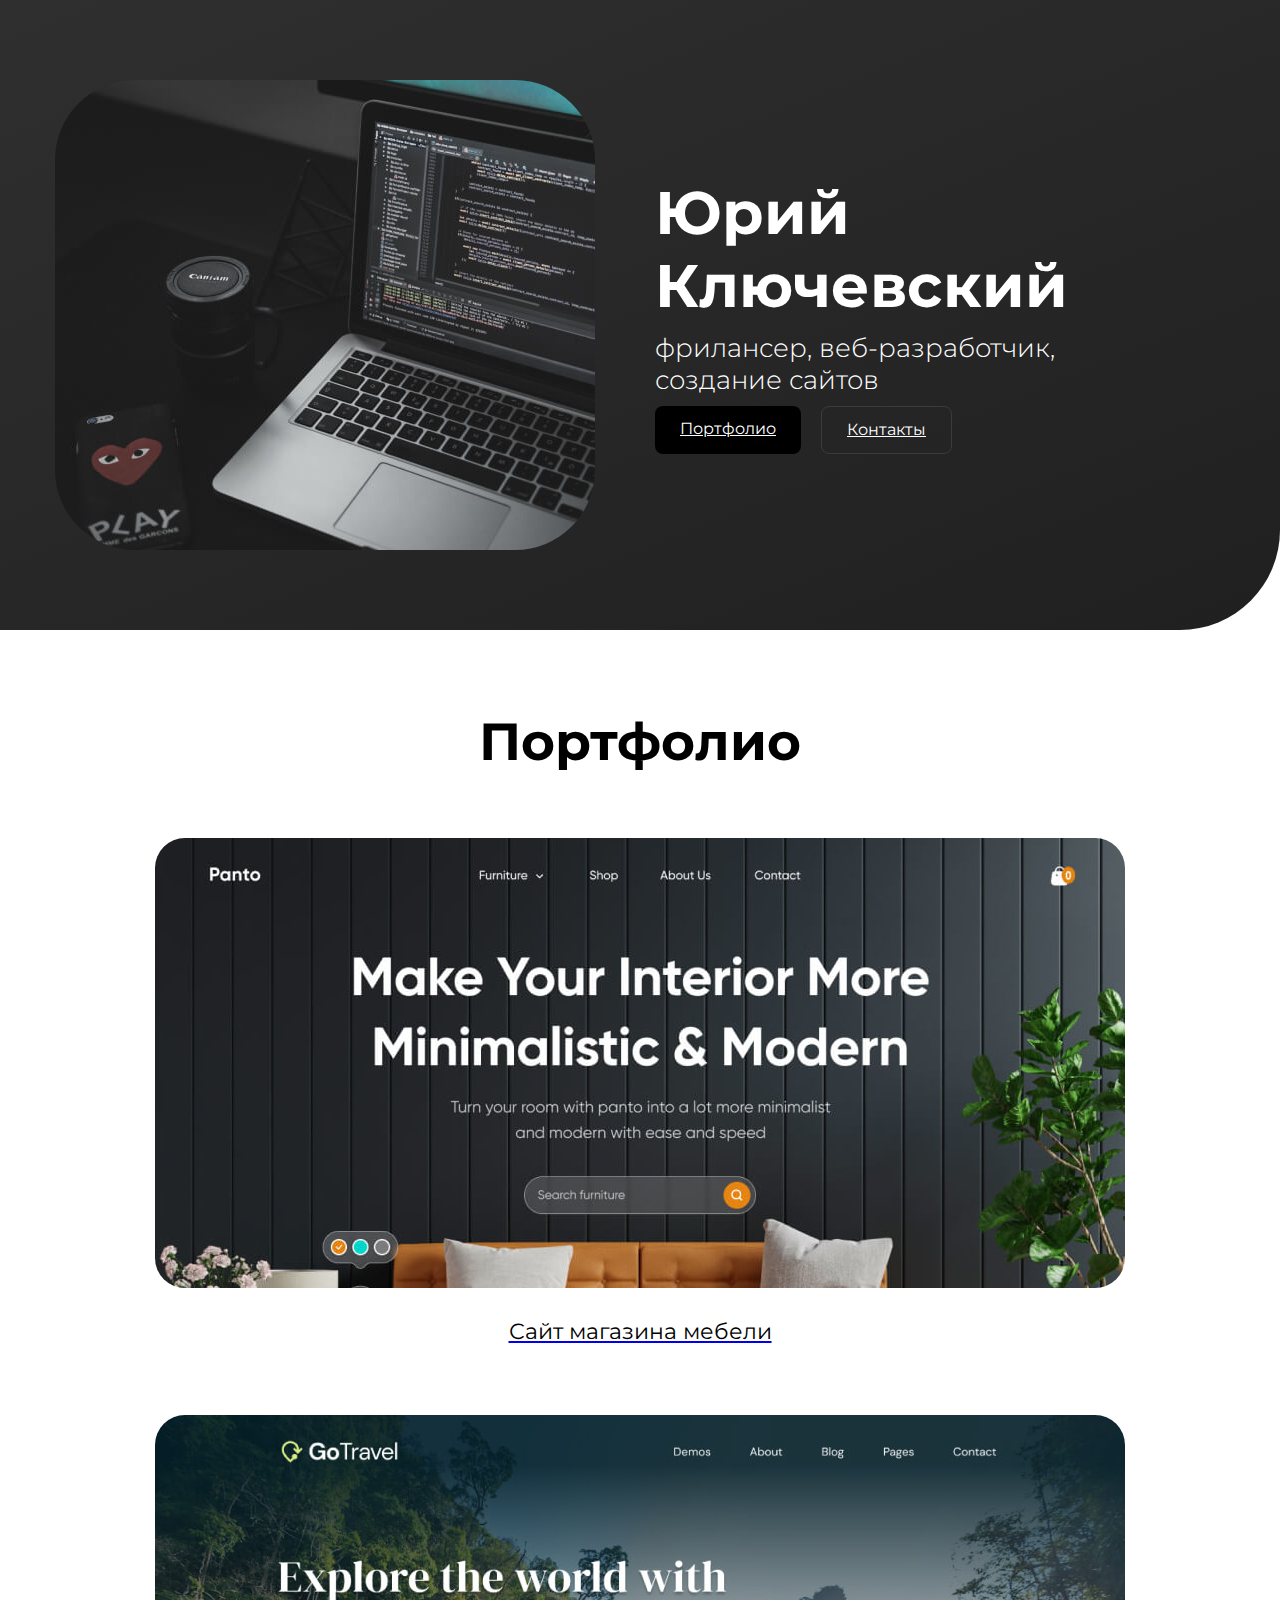
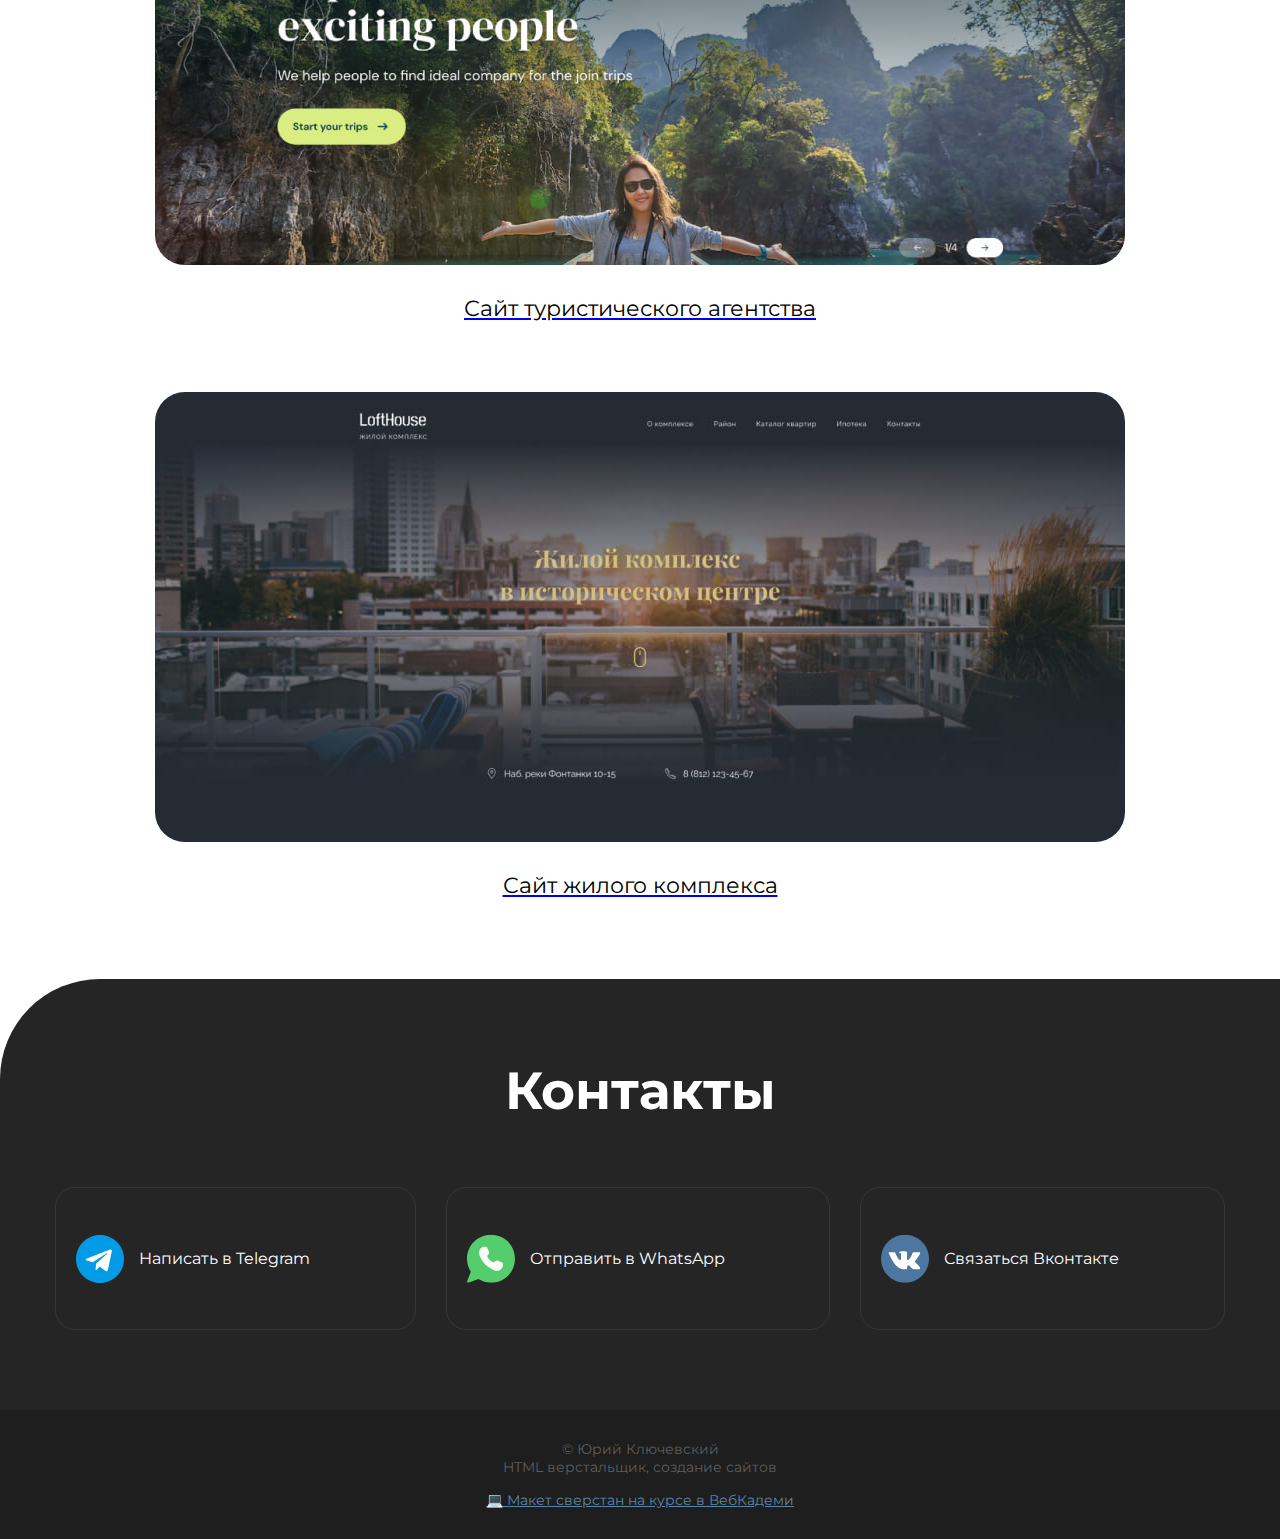
<file: index.html>
<!DOCTYPE html>
<html lang="ru">

<head>
  <meta charset="UTF-8">
  <meta name="viewport" content="width=device-width, initial-scale=1.0">
  <title>Портфолио</title>
  <link rel="stylesheet" href="./css/base.css">
  <link rel="stylesheet" href="./css/main.css">
  <link rel="stylesheet" href="./css/media.css">
  <link rel="icon" type="image/x-icon" href="./img/favicon/favicon.svg">
  <link rel="apple-touch-icon" sizes="180x180" href="./img/favicon/apple-touch-icon.png">
</head>

<body>
  <header class="header">
    <div class="container">
      <div class="header__row">
        <img src="./img/photo.jpg" srcset="./img/photo@2x.jpg 2x" alt="photo" class="header__img">

        <div class="header__description">
          <h1 class="header__title">Юрий Ключевский</h1>
          <p class="header__text">
            фрилансер, веб-разработчик, создание сайтов
          </p>
          <div class="header__buttons">
            <a href="#portfolio" class="button">Портфолио</a>
            <a href="#contacts" class="button-outline">Контакты</a>
          </div>
        </div>
      </div>
    </div>
  </header>

  <main>
    <section class="portfolio" id="portfolio">
      <div class="container">

        <h2 class="portfolio__title">Портфолио</h2>

        <article class="projects">
          <article class="project">
            <a href="./panto.html">
              <img src="./img/portfolio/project-01.jpg" srcset="./img/portfolio/project-01@2x.jpg 2x"
                alt="Сайт магазина мебели" class="project__img"></a>
            <a href="./panto.html">
              <h3 class="project__title">Сайт магазина мебели</h3>
            </a>
          </article>

          <article class="project">
            <a href="./travelling.html">
              <img src="./img/portfolio/project-02.jpg" srcset="./img/portfolio/project-02@2x.jpg 2x"
                alt="Сайт туристического агентства" class="project__img"></a>
            <a href="./travelling.html">
              <h3 class="project__title">Сайт туристического агентства</h3>
            </a>
          </article>

          <article class="project">
            <a href="./loft-house.html">
              <img src="./img/portfolio/project-03.jpg" srcset="./img/portfolio/project-03@2x.jpg 2x"
                alt="Сайт жилого комплекса" class="project__img"></a>
            <a href="./loft-house.html">
              <h3 class="project__title">Сайт жилого комплекса</h3>
            </a>
          </article>
        </article>
      </div>

      <section class="contacts" id="contacts">
        <div class="container">
          <h2 class="contacts__title">Контакты</h2>
          <div class="messangers">

            <a href="#" class="messanger" target="_blank">
              <img src="./img/icons/telegram.svg" alt="telegram">
              Написать в Telegram
            </a>

            <a href="#" class="messanger" target="_blank">
              <img src="./img/icons/whatsapp.svg" alt="whatsapp">
              Отправить в WhatsApp
            </a>

            <a href="#" class="messanger" target="_blank">
              <img src="./img/icons/vk.svg" alt="vk">
              Связаться Вконтакте
            </a>
          </div>
        </div>
      </section>
    </section>
  </main>

  <footer class="footer">
    <div class="container">
      <div class="footer__inner">
        <p>© Юрий Ключевский</p>
        <p>HTML верстальщик, создание сайтов</p>
        <a href="#" target="_blank">💻 Макет сверстан на курсе в ВебКадеми</a>
      </div>
    </div>
  </footer>
</body>

</html>
</file>
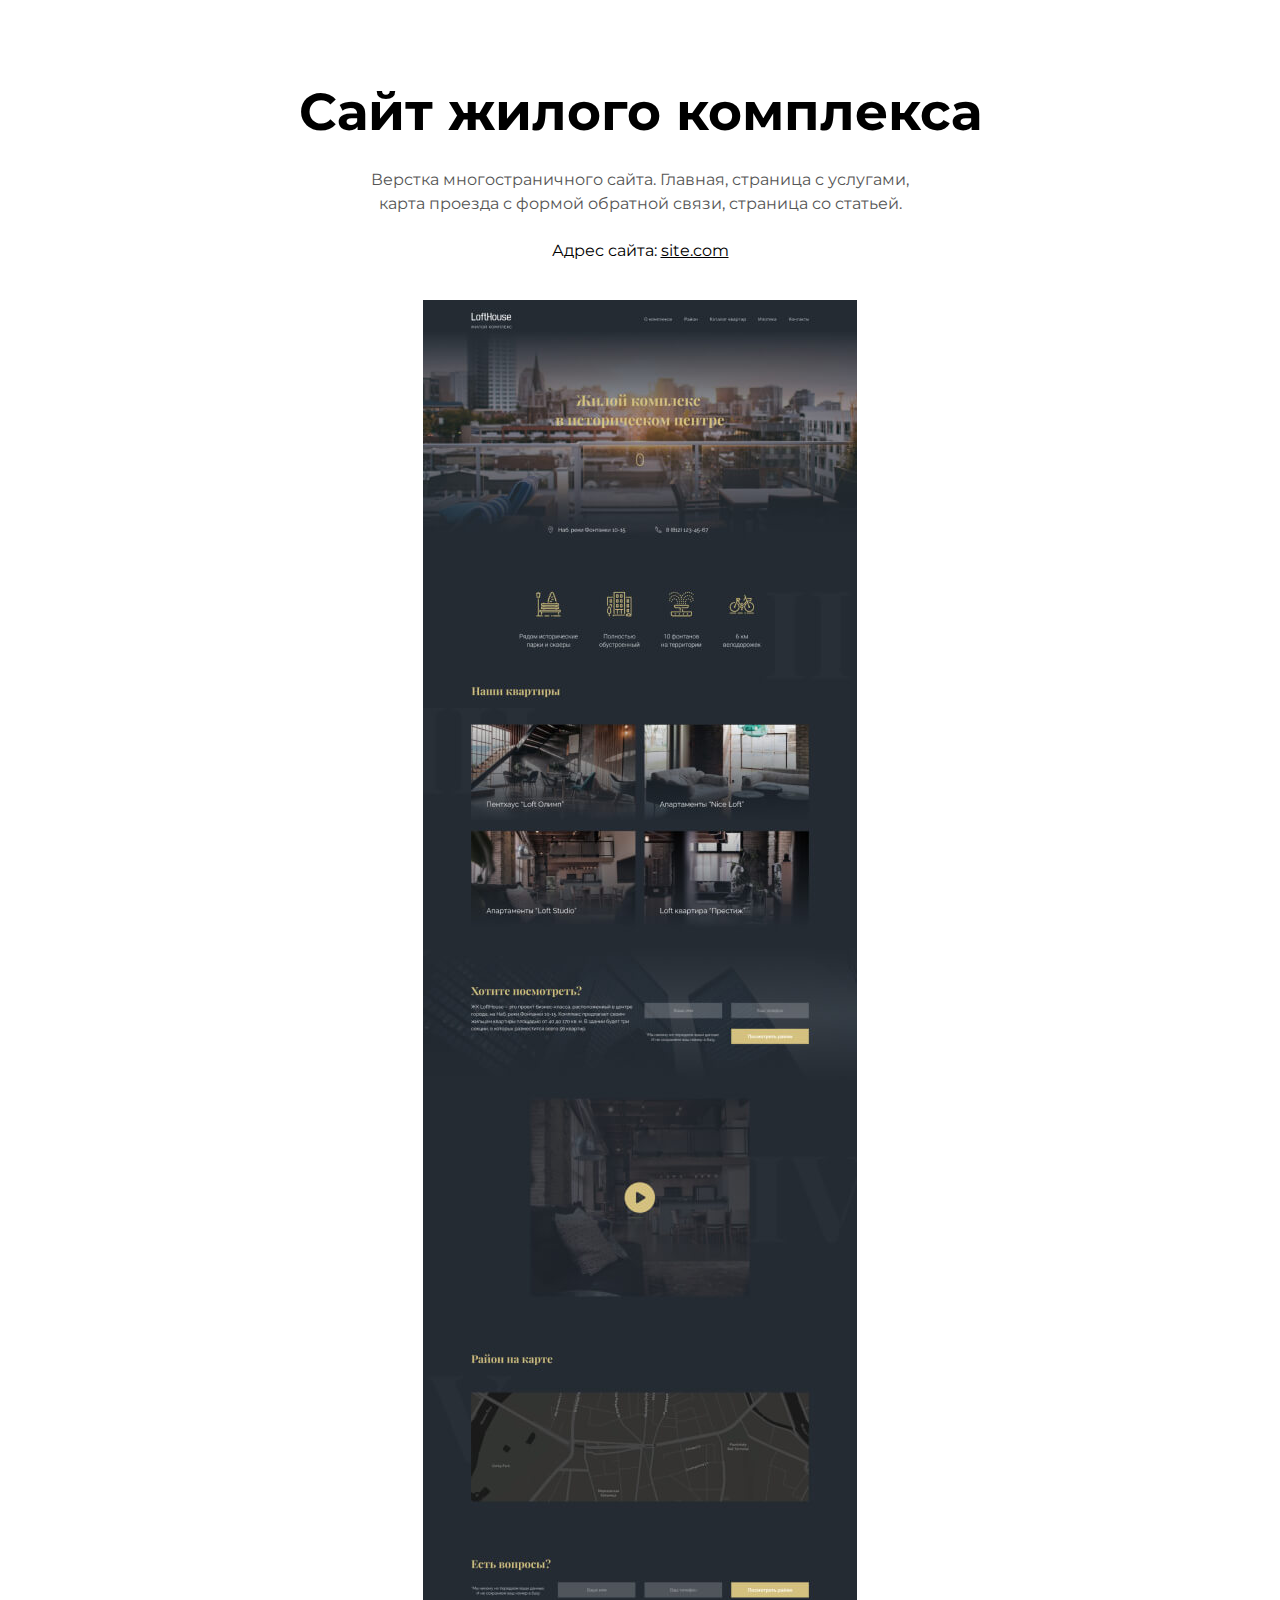
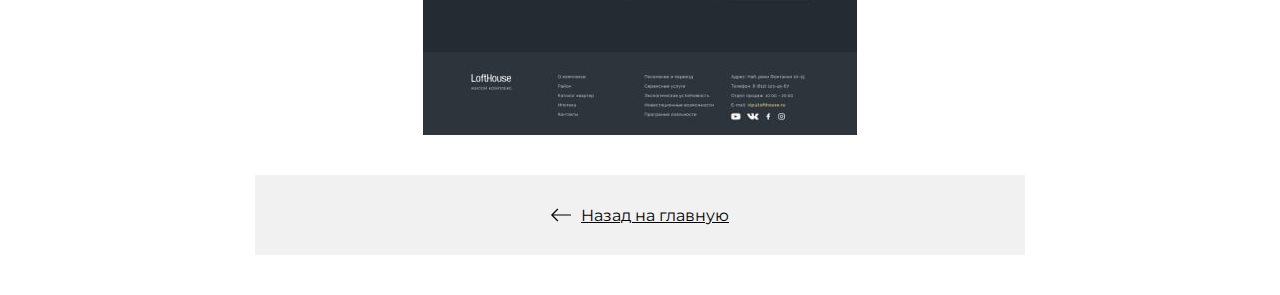
<file: loft-house.html>
<!DOCTYPE html>
<html lang="ru">

<head>
    <meta charset="UTF-8">
    <meta name="viewport" content="width=device-width, initial-scale=1.0">
    <title>Сайт жилого комплекса</title>
    <link rel="stylesheet" href="./css/base.css">
    <link rel="stylesheet" href="./css/main.css">
    <link rel="stylesheet" href="./css/media.css">
    <link rel="icon" type="image/x-icon" href="./img/favicon/favicon.svg">
    <link rel="apple-touch-icon" sizes="180x180" href="./img/favicon/apple-touch-icon.png">
</head>

<body>
    <article class="inner-page">
        <div class="container">

            <div class="inner-page__details">
                <h1 class="inner-page__title">Сайт жилого комплекса</h1>

                <div class="inner-page__text">
                    <p>Верстка многостраничного сайта. Главная, страница с услугами,
                        карта проезда с формой обратной связи,
                        страница со статьей.</p>
                </div>
                <p class="inner-page__link">Адрес сайта: <a href="#" target="_blank">site.com</a></p>
            </div>

            <img class="inner-page__img" src="./img/project/project-lofthouse.jpg"
            srcset="./img/project/project-lofthouse@2x.jpg 2x" alt="Сайт жилого комплекса">

            <a href="./index.html" class="inner-page__backlink"> <img src="./img/icons/arrow-left.svg"
                    alt="вернуться на главную">Назад на главную</a>
        </div>
    </article>
</body>

</html>
</file>
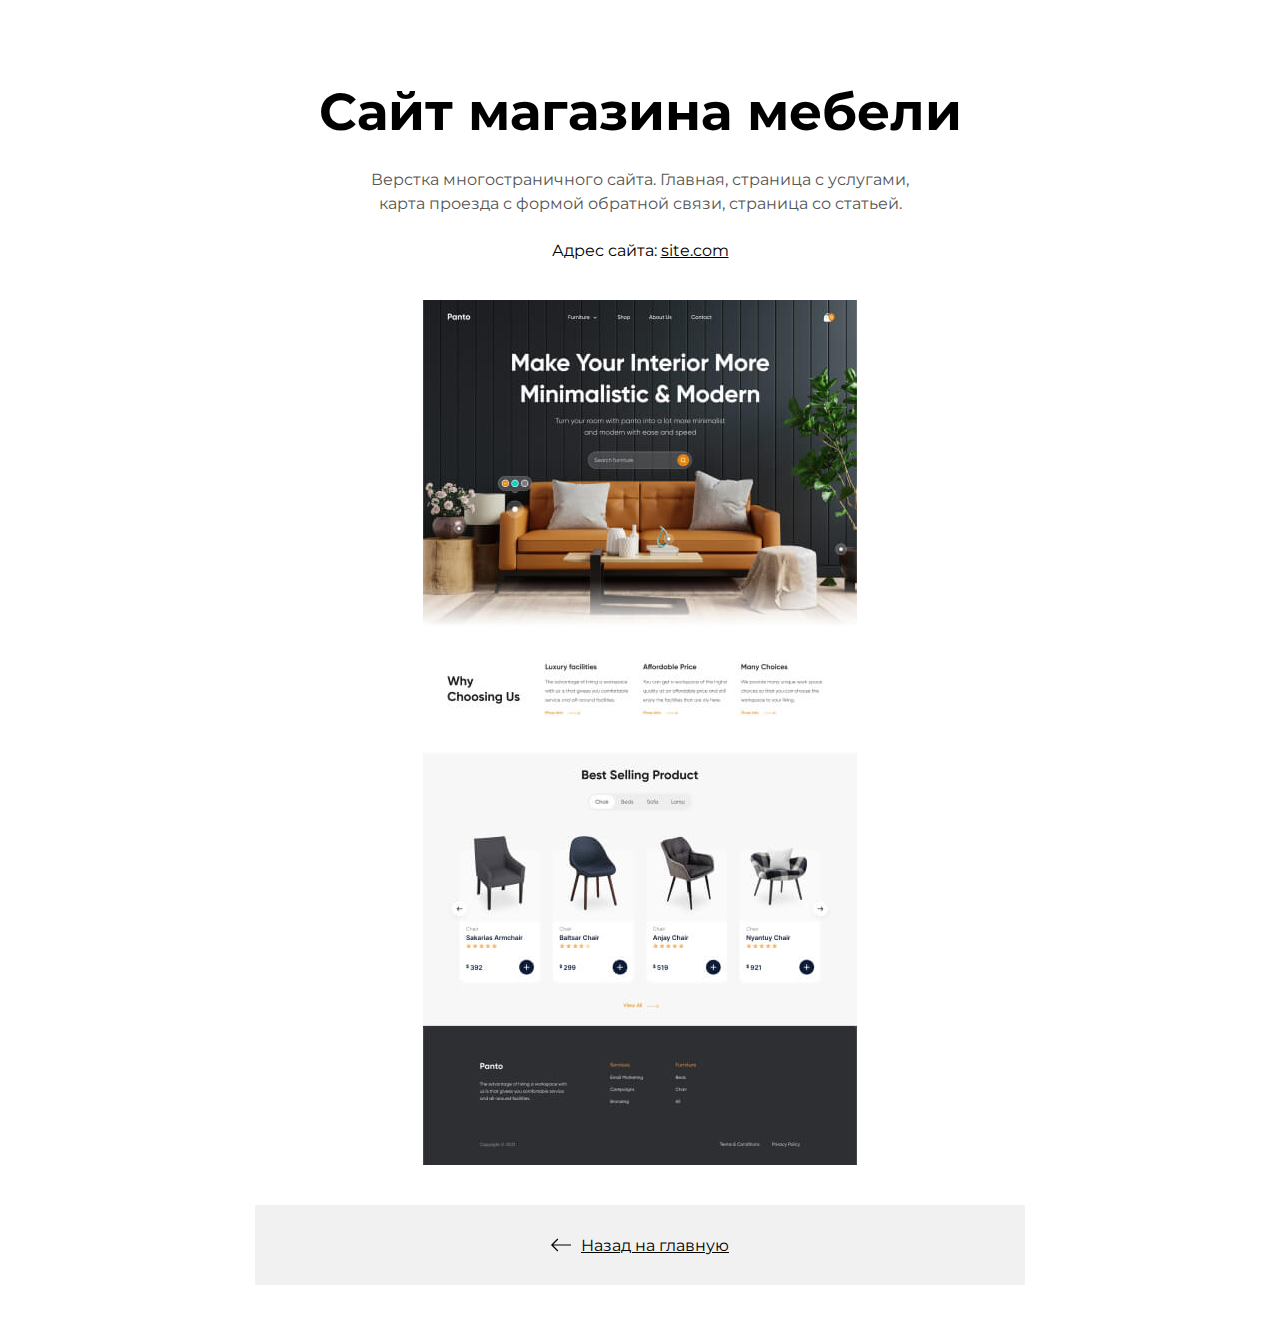
<file: panto.html>
<!DOCTYPE html>
<html lang="ru">

<head>
    <meta charset="UTF-8">
    <meta name="viewport" content="width=device-width, initial-scale=1.0">
    <title>Сайт магазина мебели</title>
    <link rel="stylesheet" href="./css/base.css">
    <link rel="stylesheet" href="./css/main.css">
    <link rel="stylesheet" href="./css/media.css">
    <link rel="icon" type="image/x-icon" href="./img/favicon/favicon.svg">
    <link rel="apple-touch-icon" sizes="180x180" href="./img/favicon/apple-touch-icon.png">
</head>

<body>
    <article class="inner-page">
        <div class="container">

            <div class="inner-page__details">
                <h1 class="inner-page__title">Сайт магазина мебели</h1>

                <div class="inner-page__text">
                    <p>Верстка многостраничного сайта. Главная, страница с услугами,
                        карта проезда с формой обратной связи,
                        страница со статьей.</p>
                </div>
                <p class="inner-page__link">Адрес сайта: <a href="#" target="_blank">site.com</a></p>
            </div>

            <img class="inner-page__img" src="./img/project/project-panto-full.jpg"
                srcset="./img/project/project-panto-full@2x.jpg 2x" alt="Сайт магазина мебели">

            <a href="./index.html" class="inner-page__backlink"> <img src="./img/icons/arrow-left.svg"
                    alt="вернуться на главную">Назад на главную</a>
        </div>
    </article>
</body>

</html>
</file>
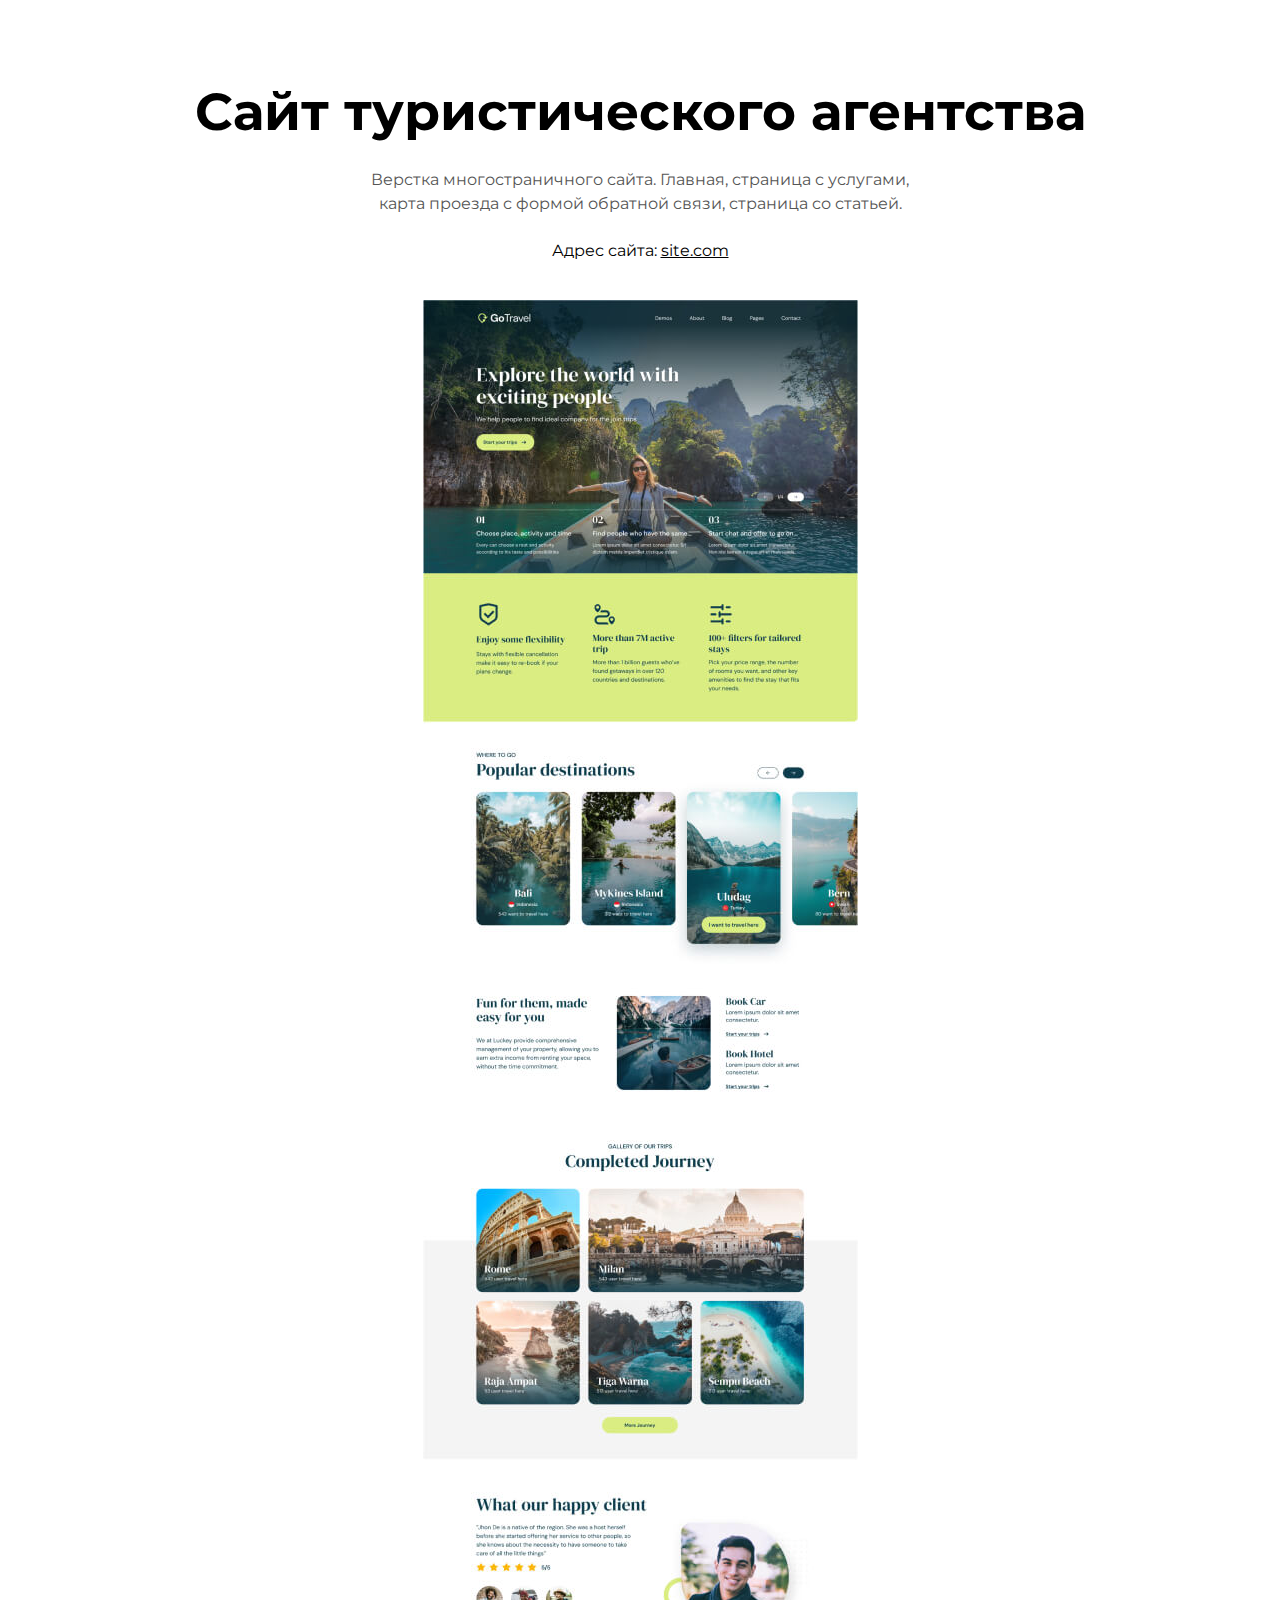
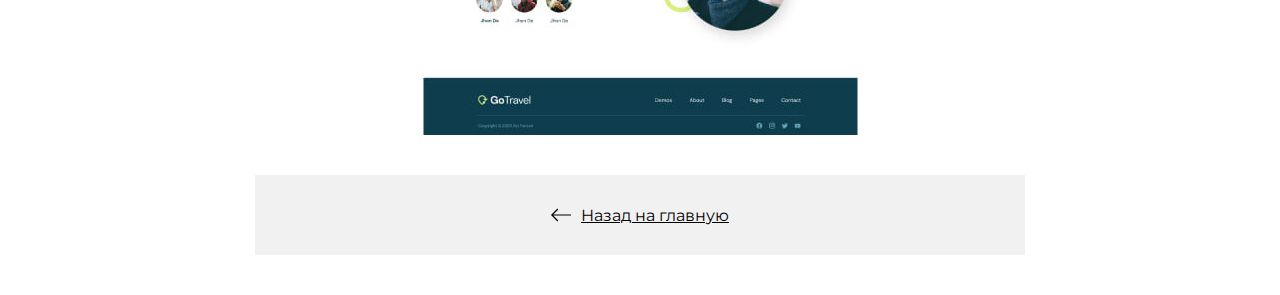
<file: travelling.html>
<!DOCTYPE html>
<html lang="ru">

<head>
    <meta charset="UTF-8">
    <meta name="viewport" content="width=device-width, initial-scale=1.0">
    <link rel="stylesheet" href="./css/base.css">
    <link rel="stylesheet" href="./css/main.css">
    <link rel="stylesheet" href="./css/media.css">
    <link rel="icon" type="image/x-icon" href="./img/favicon/favicon.svg">
    <link rel="apple-touch-icon" sizes="180x180" href="./img/favicon/apple-touch-icon.png">
    <title>Сайт туристического агентства</title>
</head>

<body>
    <article class="inner-page">
        <div class="container">

            <div class="inner-page__details">
                <h1 class="inner-page__title">Сайт туристического агентства</h1>

                <div class="inner-page__text">
                    <p>Верстка многостраничного сайта. Главная, страница с услугами,
                        карта проезда с формой обратной связи,
                        страница со статьей.</p>
                </div>
                <p class="inner-page__link">Адрес сайта: <a href="#" target="_blank">site.com</a></p>
            </div>

            <img class="inner-page__img" src="./img/project/project-go-travel.jpg"
                srcset="./img/project/project-go-travel@2x.jpg 2x" alt="Сайт туристического агентства">

            <a href="./index.html" class="inner-page__backlink"> <img src="./img/icons/arrow-left.svg"
                    alt="вернуться на главную">Назад на главную</a>
        </div>
    </article>
</body>

</html>
</file>
<file: css/base.css>
* {
	padding: 0px;
	margin: 0px;
	border: none;
}

*,
*::before,
*::after {
	box-sizing: border-box;
}

/* Links */

/* Common */

aside, nav, footer, header, section, main {
	display: block;
}

body {
    font-family: "Montserrat", sans-serif;
    font-optical-sizing: auto;
    font-weight: 400;
    font-style: normal;
}

.container {
    max-width: 1200px;
    margin: 0 auto;
    padding: 0 15px;
}

h1, h2, h3, h4, h5, h6, p {
    font-size: inherit;
	font-weight: inherit;
}

ul, ul li {
	list-style: none;
}

img {

	vertical-align: top;
}

img, svg {
	max-width: 100%;
	height: auto;
}

address {
  font-style: normal;
}

/* Form */

input, textarea, button, select {
	font-family: inherit;
    font-size: inherit;
    color: inherit;
    background-color: transparent;
}

input::-ms-clear {
	display: none;
}

button, input[type="submit"] {
    display: inline-block;
    box-shadow: none;
    background-color: transparent;
    background: none;
    cursor: pointer;
}

input:focus, input:active,
button:focus, button:active {
    outline: none;
}

button::-moz-focus-inner {
	padding: 0;
	border: 0;
}

label {
	cursor: pointer;
}

legend {
	display: block;
}
</file>
<file: css/main.css>
@import url("https://fonts.googleapis.com/css2?family=Inter:wght@100..900&family=Montserrat:ital,wght@0,100..900;1,100..900&display=swap");

/* Header */

html {
  scroll-behavior: smooth;
}

.header {
  padding: 80px 0 80px;
  /* background-color: #252525; */
  background: #252525 linear-gradient(158deg, #2f2f2f 0%, #202020 100%);
  color: #fff;
  border-bottom-right-radius: 100px;
}

.header__img {
  border-radius: 80px;
}

.header__row {
  display: flex;
  align-items: center;
  column-gap: 60px;
}

.header__title {
  margin-bottom: 10px;
  font-weight: 700;
  font-size: 60px;
  color: #fff;
}

.header__text {
  width: 530px;
  margin-bottom: 10px;
  font-weight: 300;
  font-size: 26px;
  color: #fff;
}

.header__buttons {
  display: flex;
  column-gap: 20px;
}

.button {
  background-color: #000;
  border-radius: 8px;
  padding: 15px 25px;
  line-height: 1;
  color: #fff;
  font-weight: 400;
  font-size: 16px;
}

.button:hover {
  background-color: #1782cf;
  transition: all 0.2s ease-in;
}

.button-outline {
  border-radius: 8px;
  padding: 15px 25px;
  line-height: 1;
  color: #fff;
  font-weight: 400;
  font-size: 16px;
  border: 1px solid #3b3b3b;
}

.button-outline:hover {
  border-color: #1782cf;
  transition: all 0.2s ease-in;
}

/* Porfolio */

.portfolio {
  padding-top: 80px;
}

.portfolio__title {
  margin-bottom: 65px;
  font-weight: 700;
  font-size: 52px;
  text-align: center;
  color: #000;
}

.projects {
  margin-bottom: 80px;
  display: flex;
  flex-direction: column;
  row-gap: 70px;
  align-items: center;
}

.project {
  text-align: center;
}

.project__img {
  margin-bottom: 30px;
  border-radius: 30px;
  transition: opacity 0.2s ease-in;
}

.project__img:hover {
  opacity: 0.8;
}

.project__title {
  color: #000;
  font-size: 22px;
  font-weight: 400;
}

.project__title a {
  color: #000;
  text-decoration: underline;
}

/* Contacts */

.contacts {
  padding: 80px 0;
  background-color: #252525;
  border-top-left-radius: 100px;
  color: #fff;
}

.contacts__title {
  margin-bottom: 65px;
  font-weight: 700;
  font-size: 52px;
  text-align: center;
}

.messangers {
  display: flex;
  column-gap: 30px;
  flex-wrap: wrap;
  row-gap: 30px;
}

.messanger {
  border-radius: 20px;
  border: 1px solid #363636;
  padding: 46px 20px;
  color: #fff;
  display: flex;
  column-gap: 15px;
  text-decoration: none;
  align-items: center;
  flex-grow: 1;

  transition: background-color 0.2s ease-in;
}

.messanger:hover {
  background-color: #1e1e1e;
}

/* Footer */

.footer {
  padding: 30px 0;
  background-color: #1e1e1e;
  color: #5d5d5d;
}

.footer a {
  color: #5886a8;
}

.footer__inner {
  font-weight: 400;
  font-size: 14px;
  text-align: center;
}

.footer__inner p + p {
  margin-bottom: 15px;
}

/* Inner-page */

.inner-page {
  padding: 80px 0 40px;
}

.inner-page__details {
  margin-bottom: 40px;
  text-align: center;
  display: flex;
  flex-direction: column;
  align-items: center;
  row-gap: 25px;
}

.inner-page__title {
  font-weight: 700;
  font-size: 52px;
  text-align: center;
}

.inner-page__text {
  max-width: 570px;
  font-weight: 400;
  font-size: 16px;
  line-height: 1.5;
  text-align: center;
  color: #555;
}

.inner-page__link {
  color: #000;
}

.inner-page__link a {
  color: #000;
  text-decoration: underline;
}

.inner-page__img {
  display: block;
  margin: 0 auto;
  margin-bottom: 40px;
}

.inner-page__backlink {
  max-width: 770px;
  background-color: #f1f1f1;
  padding: 30px;
  margin: 0 auto;
  color: #000;

  display: flex;
  align-items: center;
  justify-content: center;
  column-gap: 10px;

  transition: all 0.2s ease-in;
}

.inner-page__backlink:hover {
  background-color: #e0e0e0;
}
</file>
<file: css/media.css>
@media (max-width: 1080px) {
  .header__row {
    column-gap: 30px;
  }

  .header__img {
    width: 300px;
    border-radius: 30px;
  }

  .header__title {
    font-size: 52px;
  }

  .header__text {
    font-size: 22px;
  }

  .portfolio__title {
    font-size: 42px;
  }
  .contacts__title {
    font-size: 42px;
  }

  .inner-page__title {
    font-size: 42px;
  }
}

@media (max-width: 767px) {
  .header {
    padding-top: 20px;
    padding-bottom: 40px;
    border-bottom-right-radius: 60px;
  }

  .header__row {
    flex-direction: column;
    align-items: flex-start;
    row-gap: 20px;
  }

  .header__img {
    width: 100%;
    width: auto;
  }

  .header__title {
    font-size: 32px;
  }

  .header__text {
    font-size: 18px;
  }

  .portfolio {
    padding: 40px 0;
  }

  .portfolio__title {
    margin-bottom: 30px;
    font-size: 28px;
  }

  .project {
    row-gap: 30px;
  }

  .project__img {
    margin-bottom: 20px;
    border-radius: 14px;
  }

  .project__title {
    font-size: 16px;
  }

  .contacts {
    padding: 40px 0;
    border-top-left-radius: 60px;
  }

  .contacts__title {
    margin-bottom: 30px;
    font-size: 28px;
  }

  .messangers {
    gap: 20px;
  }

  .messanger {
    padding: 32px 20px;
    border-radius: 12px;
    font-size: 16px;
  }

  /* Footer */

  .footer__inner {
    font-size: 12px;
  }

  /* Inner-page */

  .inner-page {
    padding: 40px 0 20px;
  }

  .inner-page__title {
    margin-bottom: 20px;
    font-size: 28px;
  }

  .inner-page__details {
    row-gap: 20px;
    margin-bottom: 20px;
  }

  .inner-page__text {
    row-gap: 20px;
  }

  .inner-page__img {
    margin-bottom: 20px;
  }

  .inner-page__backlink {
    padding: 20px;
  }
}
</file>
